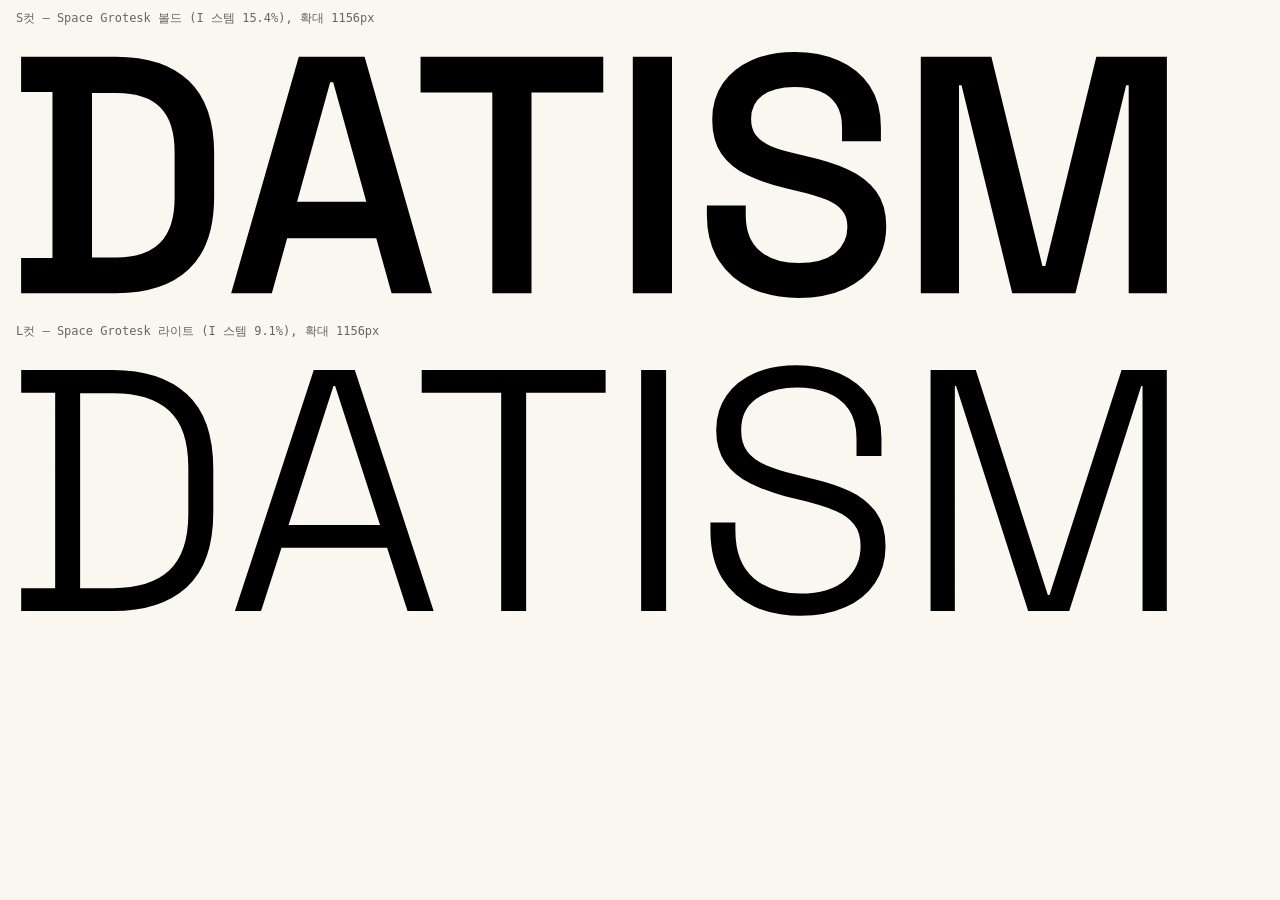
<file: _preview/glyph.html>
<!DOCTYPE html>
<html lang="ko"><head><meta charset="utf-8"><meta name="robots" content="noindex">
<title>glyph check</title>
<style>body{margin:0;background:#faf7f0;font:12px/1.4 monospace;color:#666}
img{display:block;background:#faf7f0}
.row{padding:10px 16px}
.dk{background:#1e1c1a}</style></head><body>
<div class="row">S컷 — Space Grotesk 볼드 (I 스템 15.4%), 확대 1156px</div>
<div class="row"><img src="../assets/wordmark_S.svg" width="1156"></div>
<div class="row">L컷 — Space Grotesk 라이트 (I 스템 9.1%), 확대 1156px</div>
<div class="row"><img src="../assets/wordmark_L.svg" width="1156"></div>
</body></html>
</file>
